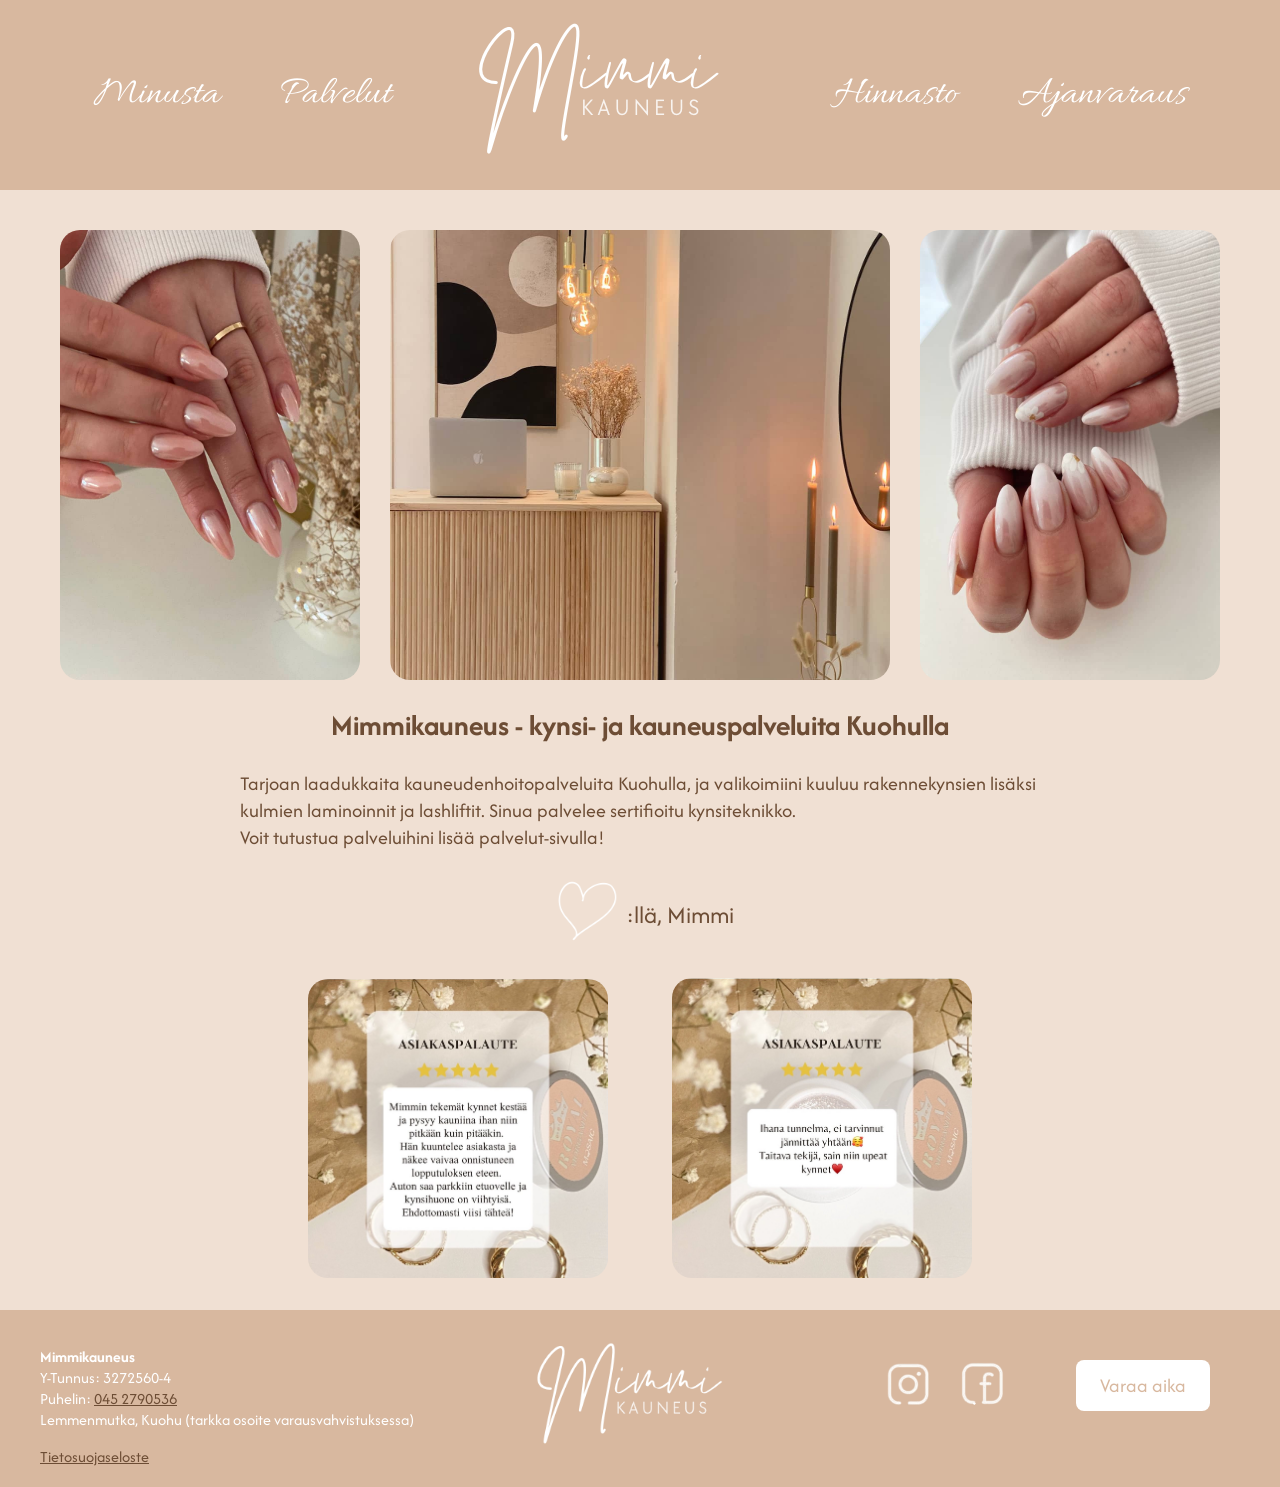
<file: index.html>
<!DOCTYPE html>
<html lang="fi">
<head>
    <meta charset="utf-8">
    <meta name="description" content="Mimmikauneus tarjoaa kulmien laminointeja, ripsien kestotaivutuksia sekä rakennekynsipalveluita. Voit varata ajan sivujeni kautta tai suoraan Timmasta!">
    <meta name="viewport" content="width=device-width, initial-scale=1.0">
    <title>Mimmikauneus - Kynnet, ripset sekä kulmien laminoinnit</title>
    <link rel="stylesheet" href="style.css">
    <link rel="icon" type="image/png" sizes="32x32" href="images/mimmifavicon.png">
</head>

<body class="etusivu-page">
    <div class="container">
    <header class="hero">
        <nav class="hero-nav-left">
            <ul>
                <li><a href="minusta.html">Minusta</a></li>
                <li><a href="palvelut.html">Palvelut</a></li>
            </ul>
        </nav>
        <div class="hero-logo">
            <a href="index.html">
                <img src="images/logo_ilmantaustaa.png" alt="Yrityksen logo">
            </a>
        </div>
        <nav class="hero-nav-right">
            <ul>
                <li><a href="hinnasto.html">Hinnasto</a></li>
                <li><a href="ajanvaraus.html">Ajanvaraus</a></li>
            </ul>
        </nav>

    </header>

    <main>

        <section class="etusivu">
        <div class="etusivu-kuvat">
            <img src="images/etusivukuva1.jpg" width="300" alt="Mallikuva chromekynsistä">
            <img src="images/etusivu_keskikuva.jpg" width="500" alt="Näkymää työhuoneesta">
            <img src="images/etusivukuva2.jpg" width="300" alt="Mallikuva babyboomer kynsistä">
            </div>
        </section>
 
    <h2>Mimmikauneus - kynsi- ja kauneuspalveluita Kuohulla</h2>
   
     <div class="text-content">
<p>Tarjoan laadukkaita kauneudenhoitopalveluita Kuohulla, ja valikoimiini kuuluu rakennekynsien lisäksi
    kulmien laminoinnit ja lashliftit. Sinua palvelee sertifioitu kynsiteknikko. <br>
    Voit tutustua palveluihini lisää palvelut-sivulla!
    
</p>
</div>  

     <div class="allekirjoitus">
    <div class="heart-icon">
        <img src="images/sydän.png" alt="Sydämellä" width="100" height="100">
    </div>

    <div class="sydämellä">
        <p>:llä, Mimmi</p>
    </div>
</div>

<div class="feedback-container">
    <div class="feedback-img">
    <img src="images/arvostelu1.jpg" width="300px" alt="Asiakaspalaute kynsistä" >
    <img src="images/arvostelu2.jpg" width="300px" alt="Asiakaspalaute kynsistä" >
</div>
</div>

    </main>

    <footer>
    <div class="footer-info">
        <p><strong>Mimmikauneus</strong><br>
        Y-Tunnus: 3272560-4<br>
        Puhelin:
        <a href="tel: +358452790536" class="footer-phone">045 2790536</a><br>
        Lemmenmutka, Kuohu (tarkka osoite varausvahvistuksessa)</p>
        <a href="https://varaa.timma.fi/dataprotection/mimmikauneus" class="footer-tietosuojaseloste">Tietosuojaseloste</a>
    </div>

    <div class="footer-logo-wrap">
        <a href="index.html">
        <img src="images/logo_ilmantaustaa.png" alt="Mimmikauneus -logo, ilman taustaa" style="height: 150px;">
            </a>
    </div>

<div class="footer-socials">
    <a href="https://www.instagram.com/mimmikauneus/">
        <img src="images/iglogo.png" alt="Instagram-logo" style="width: 60px;">
    </a>
    <a href="https://www.facebook.com/Mimmikauneus">
        <img src="images/fbicon.png" alt="Facebook-logo" style="width: 60px;">
    </a>
</div>

<div class="button">
    <a href="ajanvaraus.html" title="Varaa aikasi helposti tästä" >Varaa aika</a>
</div>

</footer>
</div>
</body>
</html>
</file>
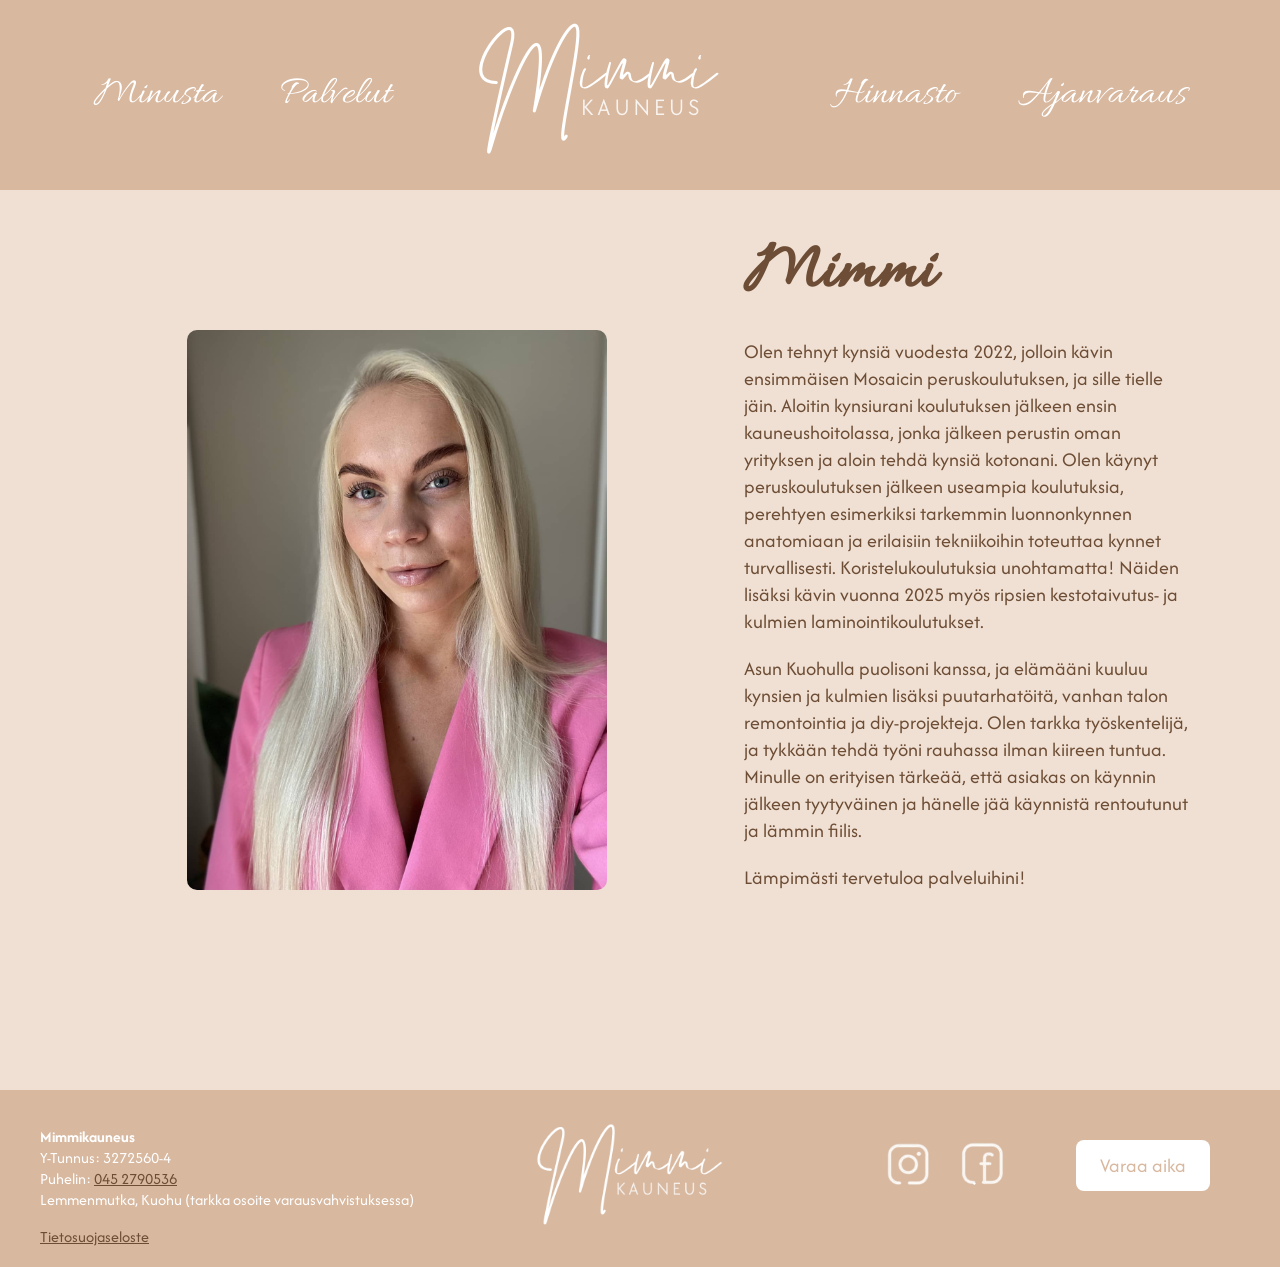
<file: minusta.html>
<!DOCTYPE html>
<html lang="fi">
<head>
    <meta charset="utf-8">
    <meta name="description" content="Mimmikauneuden yrittäjän esittelyteksti. Mimmi on koulutettu kynsiteknikko Kuohulta.">
    <meta name="viewport" content="width=device-width, initial-scale=1.0">
    <title>Minusta - Mimmi, kynsiteknikko</title>
    <link rel="stylesheet" href="style.css">
    <link rel="icon" type="image/png" sizes="32x32" href="images/mimmifavicon.png">
</head>

<body class="minusta-page">
    <div class="container">
    <header class="hero">
        <nav class="hero-nav-left">
            <ul>
                <li><a href="minusta.html">Minusta</a></li>
                <li><a href="palvelut.html">Palvelut</a></li>
            </ul>
        </nav>
        <div class="hero-logo">
            <a href="index.html">
                <img src="images/logo_ilmantaustaa.png" alt="Yrityksen logo">
            </a>
        </div>
        <nav class="hero-nav-right">
            <ul>
                <li><a href="hinnasto.html">Hinnasto</a></li>
                <li><a href="ajanvaraus.html">Ajanvaraus</a></li>
            </ul>
        </nav>
    </header>

    <main>
        <div class="about-container">
            <div class="minusta-image">
                <img src="images/mimmi_esittely.jpg" alt="Mimmikauneuden yrittäjä Mimmi.">
            </div> 
            <div class="text-content">
                <h2 class="about-title">
                    <span class="mimmi">Mimmi</span>
                </h2>
                <p>Olen tehnyt kynsiä vuodesta 2022, 
                    jolloin kävin ensimmäisen Mosaicin peruskoulutuksen, ja sille tielle jäin. Aloitin kynsiurani koulutuksen jälkeen ensin kauneushoitolassa, 
                    jonka jälkeen perustin oman yrityksen ja aloin tehdä kynsiä kotonani. Olen käynyt peruskoulutuksen jälkeen useampia koulutuksia, perehtyen esimerkiksi tarkemmin luonnonkynnen anatomiaan ja erilaisiin tekniikoihin toteuttaa kynnet turvallisesti. 
                    Koristelukoulutuksia unohtamatta! Näiden lisäksi kävin vuonna 2025 myös ripsien kestotaivutus- ja kulmien laminointikoulutukset. </p>

                    <p>Asun Kuohulla puolisoni kanssa, ja elämääni kuuluu kynsien ja kulmien lisäksi 
                        puutarhatöitä, vanhan talon remontointia ja diy-projekteja. Olen tarkka työskentelijä, 
                        ja tykkään tehdä työni rauhassa ilman kiireen tuntua. Minulle on erityisen tärkeää, että asiakas 
                        on käynnin jälkeen tyytyväinen ja hänelle jää käynnistä rentoutunut ja lämmin fiilis.</p>

                        <p>Lämpimästi tervetuloa palveluihini!</p>
                    
            </div>
        </div>
    </main>
                
   <footer>
    <div class="footer-info">
        <p><strong>Mimmikauneus</strong><br>
        Y-Tunnus: 3272560-4<br>
        Puhelin:
        <a href="tel: +358452790536" class="footer-phone">045 2790536</a><br>
        Lemmenmutka, Kuohu (tarkka osoite varausvahvistuksessa)</p>
        <a href="https://varaa.timma.fi/dataprotection/mimmikauneus" class="footer-tietosuojaseloste">Tietosuojaseloste</a>
    </div>

    <div class="footer-logo-wrap">
        <a href="index.html">
        <img src="images/logo_ilmantaustaa.png" alt="Mimmikauneus -logo, ilman taustaa" style="height: 150px;">
            </a>
    </div>

    <div class="footer-socials">
    <a href="https://www.instagram.com/mimmikauneus/">
        <img src="images/iglogo.png" alt="Instagram-logo" style="width: 60px;">
    </a>
    <a href="https://www.facebook.com/Mimmikauneus">
        <img src="images/fbicon.png" alt="Facebook-logo" style="width: 60px;">
    </a>
    
    </div>

    <div class="button">
    <a href="ajanvaraus.html" title="Varaa aikasi helposti tästä" >Varaa aika</a>
    </div>

</footer>
</div>
</body>
</html>
</file>
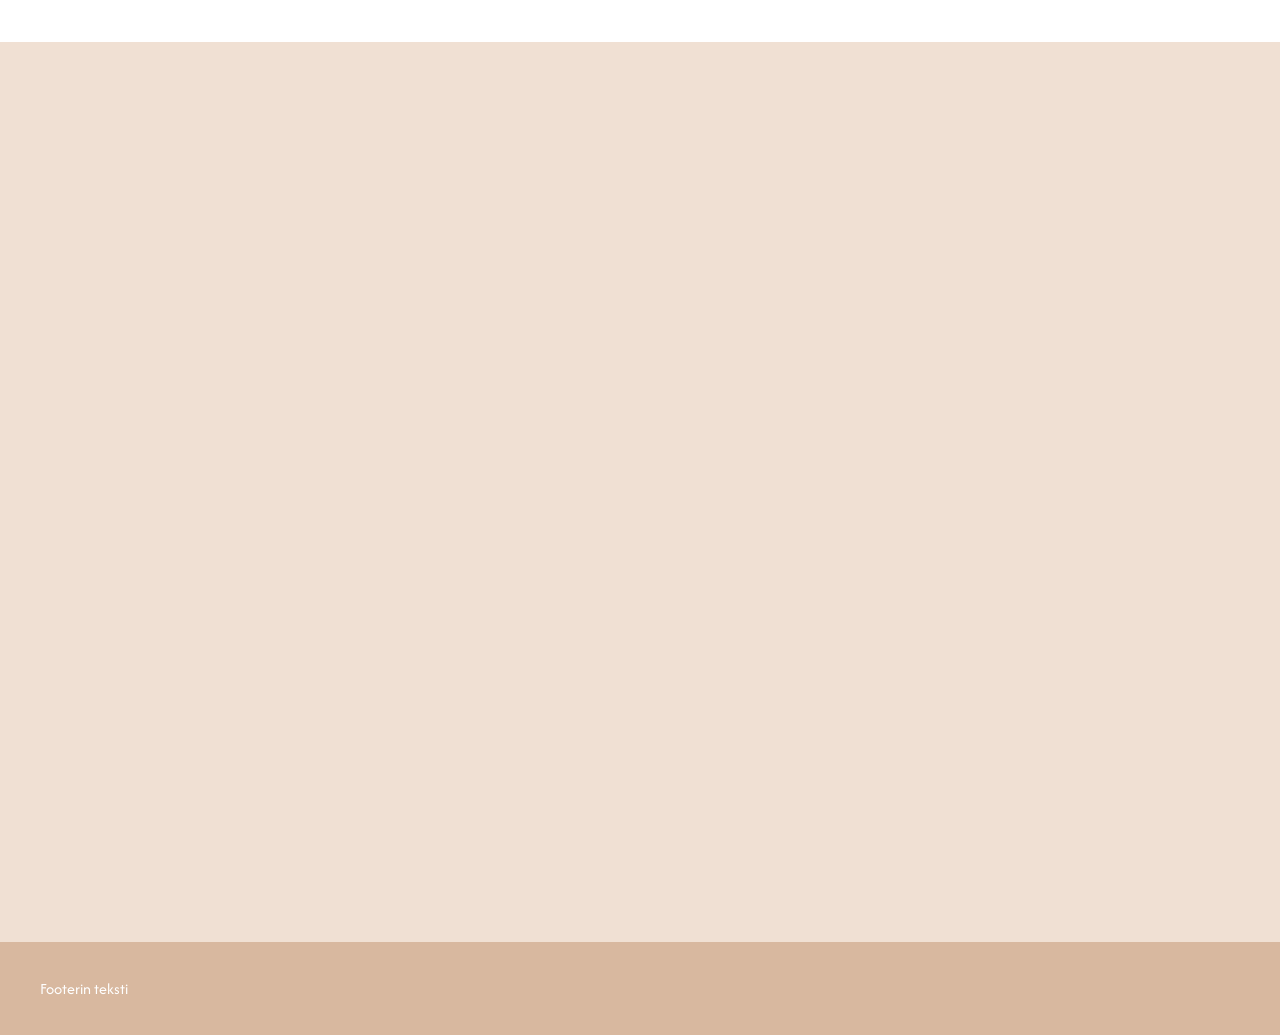
<file: naytekuvat.html>
<!DOCTYPE html>
<html lang="fi">
<head>
    <meta charset="utf-8">
    <title>Näytekuvat</title>
    <link rel="stylesheet" href="style.css">
</head>

<body>
    <header>
        <!--Logo tähän-->
        <div class="logo"></div>
        
        <h1></h1>
        <nav>
            <ul>
                <li><a href="index.html">Etusivu</a></li>
                <li><a href="esittely.html">Yrityksen esittely</a></li>
                <li><a href="naytekuvat.html" class="active">Näytekuvat</a></li>
                <li><a href="hinnasto.html">Hinnasto</a></li>
                <li><a href="ajanvaraus.html">Ajanvaraus ja yhteystiedot</a></li>
            </ul>
        </nav>
    </header>

    <main>
        <!--Sivun sisältö tähän-->
    </main>

    <footer>
        <p>Footerin teksti</p>
    </footer>

</body>
</html>
</file>
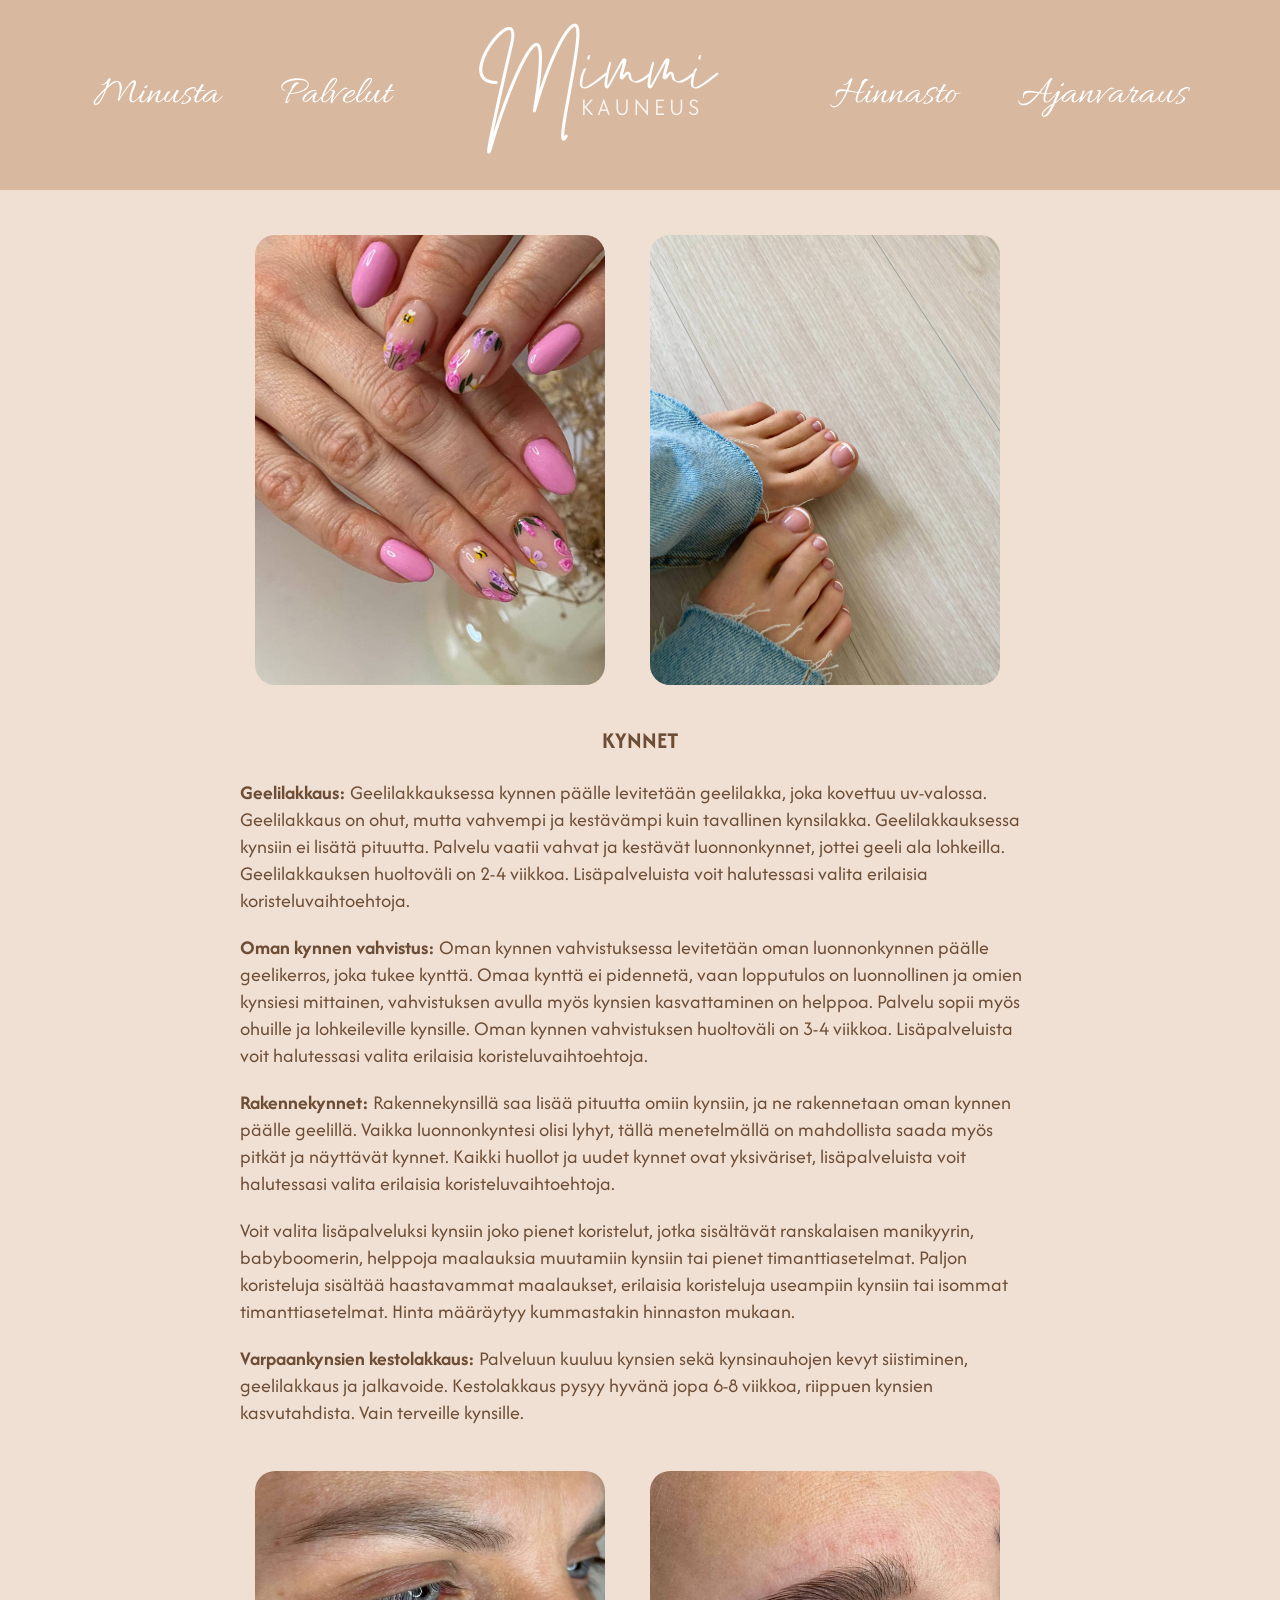
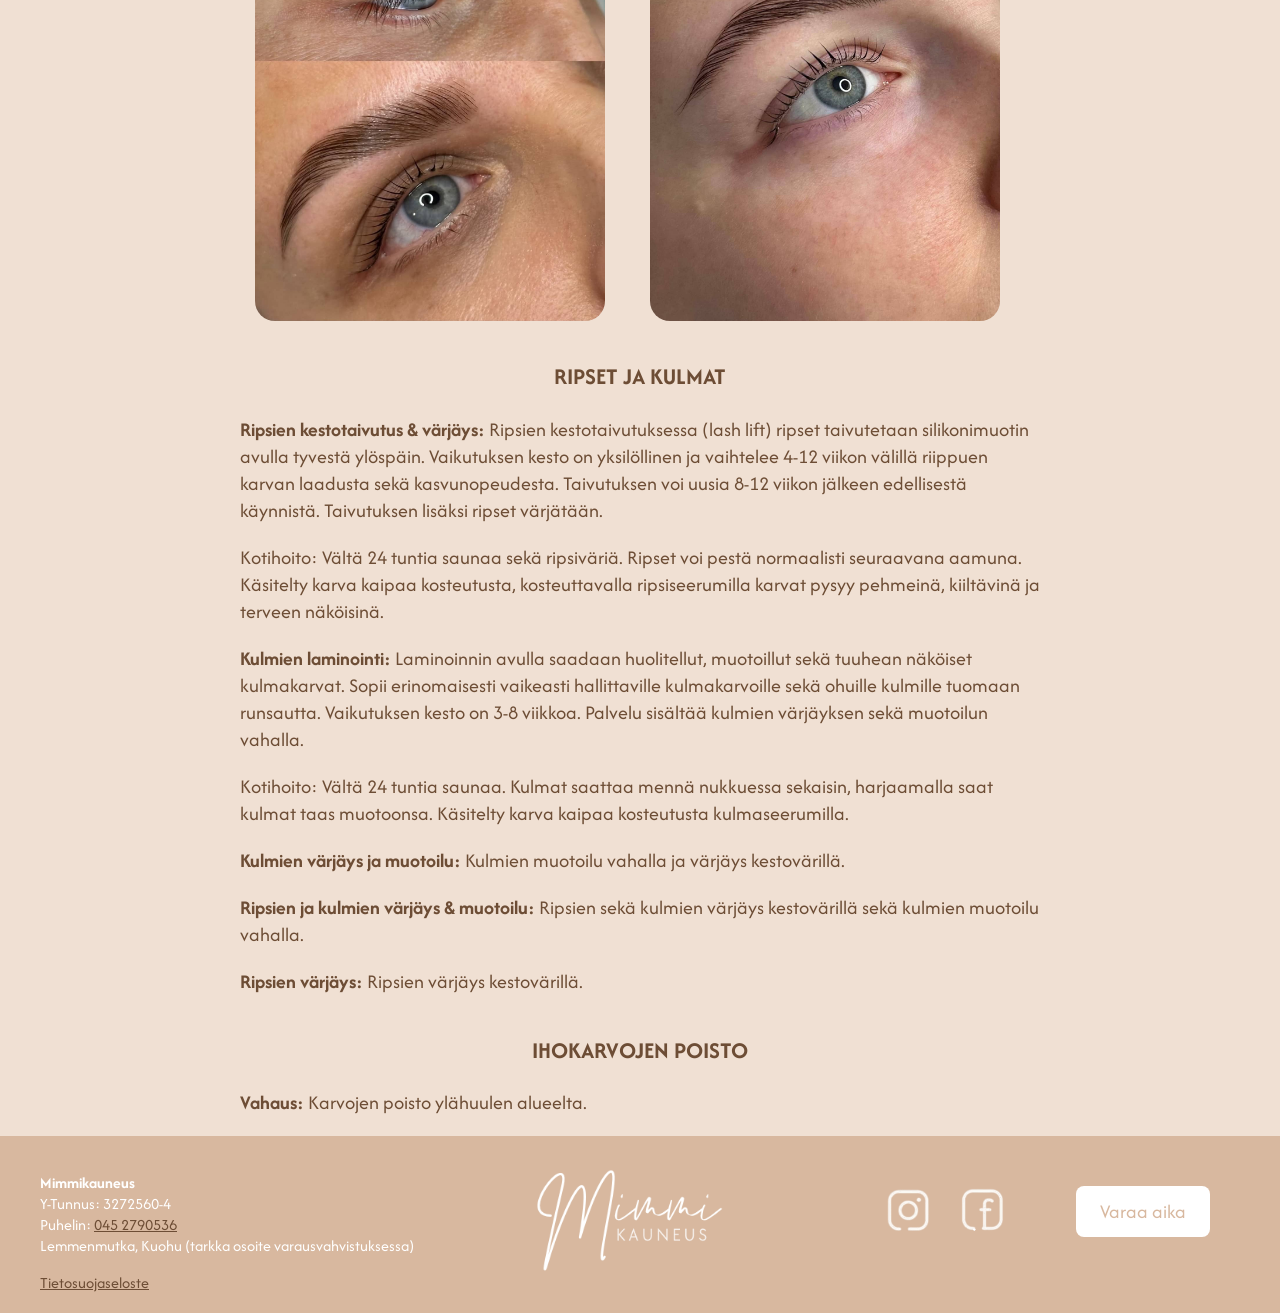
<file: palvelut.html>
<!DOCTYPE html>
<html lang="fi">
<head>
    <meta charset="utf-8">
    <meta name="description" content="Mimmikauneus tarjoaa erilaisia kauneudenhoitopalveluita, kuten kynsien, ripsien ja kulmien kauneudenhoitopalveluita. ">
    <meta name="viewport" content="width=device-width, initial-scale=1.0">
    <title>Palvelut - Mimmikauneus</title>
    <link rel="stylesheet" href="style.css">
    <link rel="icon" type="image/png" sizes="32x32" href="images/mimmifavicon.png">
</head>

<body class="palvelut-page">
    <div class="container">
    <header class="hero">
        <nav class="hero-nav-left">
            <ul>
                <li><a href="minusta.html">Minusta</a></li>
                <li><a href="palvelut.html" class="active">Palvelut</a></li>
            </ul>
        </nav>
        <div class="hero-logo">
            <a href="index.html">
                <img src="images/logo_ilmantaustaa.png" alt="Mimmikauneus yrityksen logo">
            </a>
        </div>
        <nav class="hero-nav-right">
            <ul>
                <li><a href="hinnasto.html">Hinnasto</a></li>
                <li><a href="ajanvaraus.html">Ajanvaraus</a></li>
            </ul>
        </nav>
    </header>

    <main>
        
        <section class="palvelut-container">
            <div class="palvelu-images">
                <img src="images/kynnet3.jpg" width="350" height="450" alt="Kuva sormien kynsistä, joissa vaaleanpunaista väriä sekä kukkakuviointia.">
                <img src="images/varpaat.jpg" width="350" height="450" alt="Varpaankynsien kestolakkaus ranskalainen">
            </div>
        <div class="text-area">
            <div class="text-content">
                <h3>KYNNET</h3>
                <p><strong>Geelilakkaus:</strong> Geelilakkauksessa kynnen päälle levitetään geelilakka, joka kovettuu uv-valossa. Geelilakkaus on ohut, mutta vahvempi ja kestävämpi kuin tavallinen kynsilakka. Geelilakkauksessa kynsiin ei lisätä pituutta. Palvelu vaatii vahvat ja kestävät luonnonkynnet, jottei geeli ala lohkeilla. Geelilakkauksen huoltoväli on 2-4 viikkoa. Lisäpalveluista voit halutessasi valita erilaisia koristeluvaihtoehtoja.</p> 

                <p><strong>Oman kynnen vahvistus:</strong> Oman kynnen vahvistuksessa levitetään oman luonnonkynnen päälle geelikerros, joka tukee kynttä. Omaa kynttä ei pidennetä, vaan lopputulos on luonnollinen ja omien kynsiesi mittainen, vahvistuksen avulla myös kynsien kasvattaminen on helppoa. Palvelu sopii myös ohuille ja lohkeileville kynsille. Oman kynnen vahvistuksen huoltoväli on 3-4 viikkoa. Lisäpalveluista voit halutessasi valita erilaisia koristeluvaihtoehtoja.</p> 

                <p><strong>Rakennekynnet:</strong> Rakennekynsillä saa lisää pituutta omiin kynsiin, ja ne rakennetaan oman kynnen päälle geelillä. Vaikka luonnonkyntesi olisi lyhyt, tällä menetelmällä on mahdollista saada myös pitkät ja näyttävät kynnet. Kaikki huollot ja uudet kynnet ovat yksiväriset, lisäpalveluista voit halutessasi valita erilaisia koristeluvaihtoehtoja.</p> 

                <p>Voit valita lisäpalveluksi kynsiin joko pienet koristelut, jotka sisältävät ranskalaisen manikyyrin, babyboomerin, helppoja maalauksia muutamiin kynsiin tai pienet timanttiasetelmat. Paljon koristeluja sisältää haastavammat maalaukset, erilaisia koristeluja useampiin kynsiin tai isommat timanttiasetelmat. Hinta määräytyy kummastakin hinnaston mukaan.</p>

                <p><strong>Varpaankynsien kestolakkaus:</strong> Palveluun kuuluu kynsien sekä kynsinauhojen kevyt siistiminen, geelilakkaus ja jalkavoide. Kestolakkaus pysyy hyvänä jopa 6-8 viikkoa, riippuen kynsien kasvutahdista. Vain terveille kynsille.</p>
            </div>
        </section>

        </section>

        <section class="palvelut-container">
            <div class="palvelu-images">
                <img src="images/laminointi.jpg" width="350" height="450" alt="Kuva, jossa laminoidut kulmat sekä kestotaivutetut ripset.">
                <img src="images/ripset.jpg" width="350" height="450" alt="Kuva kestotaivutetuista ripsistä sekä laminoiduista kulmista.">

            </div>
        </section>
                <h3>RIPSET JA KULMAT</h3>
                <p><strong>Ripsien kestotaivutus & värjäys:</strong> Ripsien kestotaivutuksessa (lash lift) ripset taivutetaan silikonimuotin avulla tyvestä ylöspäin. Vaikutuksen kesto on yksilöllinen ja vaihtelee 4-12 viikon välillä riippuen karvan laadusta sekä kasvunopeudesta. Taivutuksen voi uusia 8-12 viikon jälkeen edellisestä käynnistä. Taivutuksen lisäksi ripset värjätään.</p> 
                
                <p>Kotihoito: Vältä 24 tuntia saunaa sekä ripsiväriä. Ripset voi pestä normaalisti seuraavana aamuna. Käsitelty karva kaipaa kosteutusta, kosteuttavalla ripsiseerumilla karvat pysyy pehmeinä, kiiltävinä ja terveen näköisinä.</p> 

                <p><strong>Kulmien laminointi:</strong> Laminoinnin avulla saadaan huolitellut, muotoillut sekä tuuhean näköiset kulmakarvat. Sopii erinomaisesti vaikeasti hallittaville kulmakarvoille sekä ohuille kulmille tuomaan runsautta. Vaikutuksen kesto on 3-8 viikkoa. Palvelu sisältää kulmien värjäyksen sekä muotoilun vahalla.</p> 

                <p>Kotihoito: Vältä 24 tuntia saunaa. Kulmat saattaa mennä nukkuessa sekaisin, harjaamalla saat kulmat taas muotoonsa. Käsitelty karva kaipaa kosteutusta kulmaseerumilla.</p> 
                
                <p><strong>Kulmien värjäys ja muotoilu:</strong> Kulmien muotoilu vahalla ja värjäys kestovärillä.</p> 
                <p><strong>Ripsien ja kulmien värjäys & muotoilu:</strong> Ripsien sekä kulmien värjäys kestovärillä sekä kulmien muotoilu vahalla.</p> 
                <p><strong>Ripsien värjäys:</strong> Ripsien värjäys kestovärillä.</p> 

                <h3>IHOKARVOJEN POISTO</h3>
                <p><strong>Vahaus:</strong> Karvojen poisto ylähuulen alueelta.</p>
    </main>

<footer>
<div class="footer-info">
        <p><strong>Mimmikauneus</strong><br>
        Y-Tunnus: 3272560-4<br>
        Puhelin:
        <a href="tel: +358452790536" class="footer-phone">045 2790536</a><br>
        Lemmenmutka, Kuohu (tarkka osoite varausvahvistuksessa)</p>
        <a href="https://varaa.timma.fi/dataprotection/mimmikauneus" class="footer-tietosuojaseloste">Tietosuojaseloste</a>
    </div>

    <div class="footer-logo-wrap">
        <a href="index.html">
        <img src="images/logo_ilmantaustaa.png" alt="Mimmikauneus -logo, ilman taustaa" style="height: 150px;">
            </a>
    </div>

<div class="footer-socials">
    <a href="https://www.instagram.com/mimmikauneus/">
        <img src="images/iglogo.png" alt="Instagram-logo" style="width: 60px;">
    </a>
    <a href="https://www.facebook.com/Mimmikauneus">
        <img src="images/fbicon.png" alt="Facebook-logo" style="width: 60px;">
    </a>
</div>

<div class="button">
    <a href="ajanvaraus.html" title="Varaa aikasi helposti tästä" >Varaa aika</a>
</div>

</footer>
</div>
</body>
</html>
</file>
<file: style.css>
@import url("https://fonts.googleapis.com/css2?family=Allura&display=swap");
@import url("https://fonts.googleapis.com/css2?family=Afacad+Flux&display=swap");

body {
    margin: 0;
    padding: 0;
    font-family: "Afacad flux", sans-serif;
    color: #6d4d35;
}

.container {
    display: grid;
    grid-template-columns: 1fr;
    grid-template-areas:
    "header"
    "main"
    "nav"
    "footer";
    gap: 0;
}

.hero {
    grid-area: header;
    display: flex;
    align-items: center;
    justify-content: center;
    gap: 0;
    padding: 20px;
    height: 150px;
    background-color: #D8B89F;
    font-family: Allura, sans-serif;
    color: #FFFFFF;
}

.hero-logo {
    display: flex;
    justify-content: center;
    gap: 40px;
}

.hero-logo img {
    margin: 0;
}

.hero-nav {
    flex: 0;
}

nav ul, .hero-nav-left ul, .hero-nav-right ul {
    list-style: none;
    padding: 0;
    margin: 0;
    display: flex;
    align-items: center;
}

.hero-nav-left li, .hero-nav-right li {
    margin: 0 30px;
    font-size: 40px;
}

nav a:link,
nav a:visited {
    text-decoration: none;
    color: #FFFFFF;
}

nav a:hover,
nav a:focus {
    cursor: pointer;
    opacity: 0.7;
}

.etusivu-kuvat {
    display: flex;
    gap: 30px;
    justify-content: center;   
}

.etusivu-kuvat img {
    height: 450px;
    border-radius: 20px;
    margin-top: 40px;
    margin-right: 0;
}

.etusivu-kuvat img:last-child {
    margin-right: 0;
}

.allekirjoitus {
    display: flex;          
    align-items: center;    
    justify-content: center; 
    gap: 0px;              
    margin-top: 20px;       
}

.sydämellä p {
    margin: 0;
    font-size: 25px; 
}

.heart-icon img {
    width: 80px;  
    height: auto;
}

.etusivu-page .feedback-container {
    display: flex;
    flex-direction: row;     
    justify-content: center; 
    align-items: center;     
                  
    width: 100%;             
    max-width: 800px;        
    margin: 0 auto;  
    padding-bottom: 25px;       
}

.etusivu-page .feedback-img img {     
    height: auto;
    margin-right: 30px;
    margin-left: 30px;
    margin-top: 20px;
    border-radius: 20px;
}

main {
    grid-area: main;
    text-align: center;
    margin: 0;
    padding: 0;
    background-color: #f0e0d3;
    font-size: 20px;
    min-height: 900px;
}

main p {
    max-width: 800px;
    margin-left: auto;
    margin-right: auto;
    text-align: left;
}

.minusta-page .about-title {
    margin-top: -10px;
    margin-bottom: 10px;
    text-align: left;
}

.minusta-page .mimmi {
    font-family: "Allura", cursive;
    font-size: 70px; 
    color: #6d4d35;
}

.minusta-page .about-container {
    display: flex;
    align-items: flex-start;
    gap: 40px;
    max-width: 1100px; 
    margin: 40px auto;
    padding: 0 20px;
}

.minusta-page .text-content {
    margin-top: 10px;
}

.minusta-page .minusta-image {
    display: flex;
    justify-content: center;
    align-items: flex-start;
    gap: 20px;
    margin-top: 0px;
    width: 100%;
    }

.minusta-page .minusta-image img {
    width: 100%;
    max-width: 420px; 
    height: auto;
    border-radius: 10px;
    margin-top: 100px;
}

.hinnasto-page .image-row img {
    height: 630px;
    width: auto;
    border-radius: 20px;
    margin-top: 25px;
    margin-right: 25px;
    display: block;
}

.hinnasto-page .image-row {
    display: flex;
    justify-content: center;
    align-items: flex-start;
    gap: 20px;
    margin-top: 20px;
    width: 100%;
}

h3 {
    margin-top: 40px;  
}

.hinnasto-page .lisakuvat-image-row {
    display: flex;
    justify-content: center;
    gap: 15px;
    margin: 20px 0;
}

.hinnasto-page .lisakuvat-image-row img {
    width: 250px;
    border-radius: 20px;
    margin: 20px 7px;
}

.palvelut-page .palvelu-images {
    display: flex;
    justify-content: center;
    align-items: flex-start;
    gap: 20px;
    margin-top: 20px;
    width: 100%;
}
    
.palvelut-page .palvelu-images img {
    border-radius: 20px;
    margin-top: 25px;
    margin-right: 25px;
    display: block;
}


footer {
    grid-area: footer;
    display: flex;
    justify-content: space-between; 
    align-items: flex-start;        
    box-sizing: border-box;
    padding: 20px 40px;            
    background-color: #D8B89F;
    color: #FFFFFF;
    height: auto;
    position: relative;
}

.footer-phone {
    color: #6d4d35;
}

.footer-tietosuojaseloste {
    color: #6d4d35;
}

footer img {
    position: static; 
    transform: none;
    margin: 0;
}

.footer-logo-wrap {
    position: absolute;
    left: 50%;
    top: 50%;
    transform: translate(-50%, -50%);
    display: flex;
    justify-content: center;
}

.footer-socials {
    display: flex;
    gap: 15px;
    margin-top: 22px;
    margin-left: 400px;
}

.button a {
    display: grid;
    margin-top: 30px;
    margin-right: 30px;
    padding: 12px 24px;
    background-color: #ffffff;
    color: #D8B89F;
    font-size: 20px;
    border-radius: 8px;
    text-decoration: none;
    font-family: "Afacad Flux", sans-serif;
    transition: 0.2s;
}

.button a:hover {
    background-color: #f5e8df;
    cursor: pointer;
}

@media (max-width: 768px) {
    .etusivu-page .etusivu-kuvat {
        display: flex;
        flex-direction: row;
        align-items: center;
        justify-content: center;
        padding: 20px;
        gap: 10px;
    }

    .etusivu-page .etusivu-kuvat img {
        width: 30%;
        height: 200px;
        object-fit: cover;
    }

    .feedback-container {
        flex-direction: column;
        align-items: center;
    }
    .feedback-img {
        width: 90%;
    }

    .hinnasto-page .image-row,
    .lisakuvat-image-row {
        flex-direction: column;
        align-items: center;
        gap: 20px;
    }

    .hinnasto-page .image-row img,
    .lisakuvat-image-row img {
        width: 90%;
        max-width: 350px;
        margin-right: 0;
    }
    
    .palvelut-page .palvelu-images {
        flex-direction: column;
        align-items: center;
        gap: 20px;
    }
    
    .palvelut-page .palvelu-images img {
        width: 90%;
        max-width: 350px;
        margin-right: 0;
    }

    .minusta-page .minusta-image {
        align-items: center;
        gap: 20px;
    }

    .minusta-page .minusta-image img {
        display: block;
        width: 90%;
        max-width: 350px;
        margin-right: 0;
    }

    .minusta-page .about-container {
        flex-direction: column;
        align-items: center;
        text-align: center;
        gap: 40px;
    }

    main p {
        max-width: 90%;
        margin-bottom: 0;
        padding-bottom: 0;
        margin-left: auto;
        margin-right: auto;
        font-size: 18px;
    }

    h3 {
        font-size: 22px;
    }

    .hero-nav-left ul,
    .hero-nav-right ul {
        flex-direction: column;
        gap: 10px;
    }

    .hero-nav-left li,
    .hero-nav-right li {
        font-size: 36px;
    }

    .hero-logo img {
        width: 180px;
        height: auto;
    }

    .hero {
        flex-direction: column;
        gap: 20px;
        height: auto;
        padding: 30px 0;
    }
    
    .footer-logo-wrap {
        position: static;
        transform: none;
        display: flex;
        justify-content: center;
        width: 100%;
        margin: 10px 0;
    }

    .footer-logo-wrap img {
        width: auto;
        height: 50px;
    }

    .footer-socials {
        margin-top: 0;
        margin-left: 0;
        justify-content: center;
    }

    .button {
        margin-top: 10px;
        margin-left: 0;
        margin-bottom: 20px;
    }

    .button a {
        margin: 0 auto;
    }

    footer {
        flex-direction: column;
        align-items: center;
        gap: 20px;
        height: auto;
        overflow: auto;
    }

    .footer-info {
        flex-direction: column;
        text-align: center;   
    }
}
</file>
